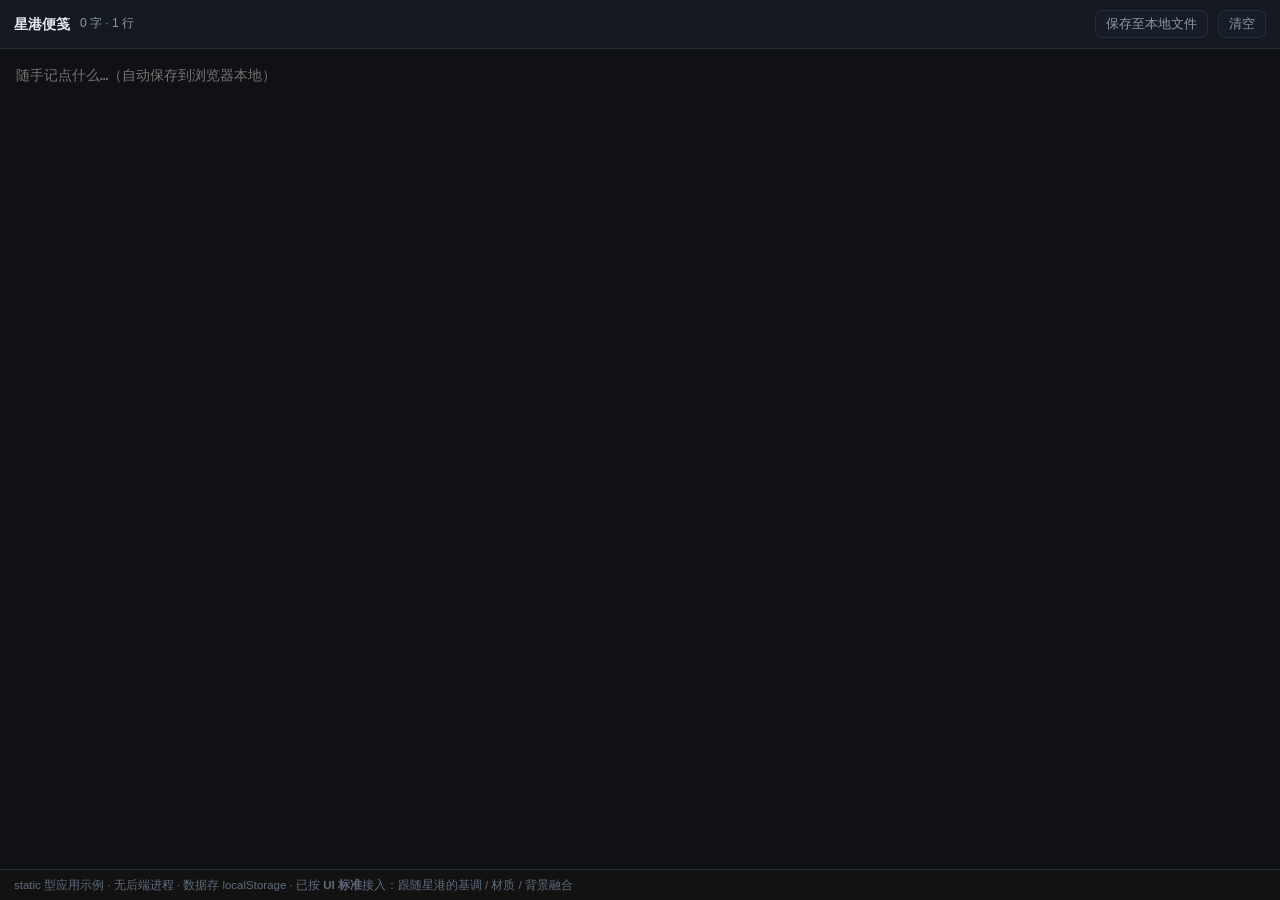
<file: apps/notepad/index.html>
<!DOCTYPE html>
<html lang="zh-CN" data-theme="dark" data-sp-blend="0">
<head>
<meta charset="utf-8">
<title>星港便笺</title>
<style>
  /* ── 设计 token：默认值供"独立运行"时使用，被星港托管时由平台下发覆盖 ──
     这是 docs/UI_STANDARD.md §7 的实践样板。 */
  :root {
    color-scheme: dark;
    --sp-bg: #0e1116;
    --sp-panel: #171d27;
    --sp-border: #262e3b;
    --sp-text: #e6ebf2;
    --sp-text-dim: #8b97a8;
    --sp-text-faint: #5f6b7d;
    --sp-accent: #6ea8fe;
  }
  [data-theme="light"] {
    color-scheme: light;
    --sp-bg: #f4f6fa;
    --sp-panel: #ffffff;
    --sp-border: #dde3ec;
    --sp-text: #17202c;
    --sp-text-dim: #5b6779;
    --sp-text-faint: #8a95a6;
    --sp-accent: #2f6fdb;
  }

  * { box-sizing: border-box; }
  html, body { height: 100%; margin: 0; }
  body {
    display: flex; flex-direction: column;
    background: var(--sp-bg); color: var(--sp-text);
    font: 14px/1.6 "Microsoft YaHei UI", "PingFang SC", sans-serif;
    transition: background var(--dur, .2s);
  }

  /* ── 背景融合（docs/UI_STANDARD.md §2.5）─────────────────────────────
     只让最外层透明，让星港的背景与材质透出来；
     内部工具栏与正文区保留自己的底，形成"卡片浮在背景上"的层次 ——
     这样既好看，又能保证任意背景下的文字可读性。 */
  [data-sp-blend="1"] body { background: transparent; }

  header {
    display: flex; align-items: center; gap: 10px;
    padding: 10px 14px;
    border-bottom: 1px solid var(--sp-border);
    background: var(--sp-panel);
  }
  [data-sp-blend="1"] header {
    /* 融合时改用半透明底：既能透出一点平台背景，又保住工具栏可读性 */
    background: color-mix(in srgb, var(--sp-panel) 78%, transparent);
  }
  header h1 { margin: 0; font-size: 14px; font-weight: 650; }
  .spacer { flex: 1; }
  .stat { font-size: 12px; color: var(--sp-text-dim); }
  button {
    border: 1px solid var(--sp-border);
    background: var(--sp-panel);
    color: var(--sp-text-dim);
    padding: 4px 10px; border-radius: 7px; cursor: pointer;
  }
  button:hover { color: var(--sp-text); border-color: var(--sp-accent); }

  textarea {
    flex: 1; width: 100%; resize: none;
    padding: 14px 16px; border: 0; outline: none;
    background: var(--sp-bg); color: var(--sp-text);
    font: 14px/1.75 "Cascadia Mono", Consolas, monospace;
  }
  /* 融合模式下正文区给一层半透明底 —— 否则文字会直接压在任意背景上，
     遇到亮背景就读不清了（这是标准里强调的"对比度责任"）。 */
  [data-sp-blend="1"] textarea {
    background: color-mix(in srgb, var(--sp-bg) 62%, transparent);
  }

  .tip {
    padding: 6px 14px; font-size: 11.5px;
    color: var(--sp-text-faint); border-top: 1px solid var(--sp-border);
  }

  @media (prefers-reduced-transparency: reduce) {
    /* 系统要求减少透明时，一律退回不透明底 */
    [data-sp-blend="1"] body,
    [data-sp-blend="1"] header,
    [data-sp-blend="1"] textarea { background: var(--sp-bg); }
    [data-sp-blend="1"] header { background: var(--sp-panel); }
  }
</style>
</head>
<body>
<header>
  <h1>星港便笺</h1>
  <span class="stat" id="stat">0 字</span>
  <span class="spacer"></span>
  <button id="save">保存至本地文件</button>
  <button id="clear">清空</button>
</header>
<textarea id="ta" placeholder="随手记点什么…（自动保存到浏览器本地）" spellcheck="false"></textarea>
<div class="tip">
  static 型应用示例 · 无后端进程 · 数据存 localStorage ·
  已按 <b>UI 标准</b>接入：跟随星港的基调 / 材质 / 背景融合
</div>

<script>
  /* ═══ 主题接入（docs/UI_STANDARD.md §1）═══════════════════════════════ */
  const root = document.documentElement;

  function applyTheme(theme, tokens) {
    if (theme) root.dataset.theme = theme;
    if (tokens) {
      for (const [k, v] of Object.entries(tokens)) {
        if (k && v) root.style.setProperty(k, v);
      }
    }
  }

  /* 背景融合：只切最外层与"需要透出的那一层"，内部卡片不跟着透明 */
  function applyBlend(on) {
    root.dataset.spBlend = on ? '1' : '0';
  }

  /* ① 首屏：必须从 URL 参数读，否则会先画出自己的底再变透明，肉眼能看到闪一下 */
  const qs = new URLSearchParams(location.search);
  applyTheme(qs.get('sp-theme') || undefined, undefined);
  applyBlend(qs.get('sp-blend') !== '0');        // 缺省视为开

  /* ② 运行时：接收平台推送的主题/融合变化 */
  window.addEventListener('message', (e) => {
    const d = e.data;
    if (!d || d.type !== 'starport:theme') return;
    applyTheme(d.theme, d.tokens);
    applyBlend(d.blend !== false);
  });

  /* ═══ 便笺本体（与主题无关）══════════════════════════════════════════ */
  const KEY = 'starport.notepad.content';
  const ta = document.getElementById('ta');
  const stat = document.getElementById('stat');
  const count = () => { stat.textContent = `${ta.value.length} 字 · ${ta.value.split(/\n/).length} 行`; };

  ta.value = localStorage.getItem(KEY) || '';
  count();

  let timer;
  ta.addEventListener('input', () => {
    count();
    clearTimeout(timer);
    timer = setTimeout(() => localStorage.setItem(KEY, ta.value), 300);
  });

  document.getElementById('save').onclick = () => {
    const blob = new Blob([ta.value], { type: 'text/plain;charset=utf-8' });
    const a = document.createElement('a');
    a.href = URL.createObjectURL(blob);
    a.download = '便笺.txt';
    a.click();
    URL.revokeObjectURL(a.href);
  };
  document.getElementById('clear').onclick = () => {
    if (confirm('清空内容？')) { ta.value = ''; localStorage.removeItem(KEY); count(); }
  };
</script>
</body>
</html>
</file>
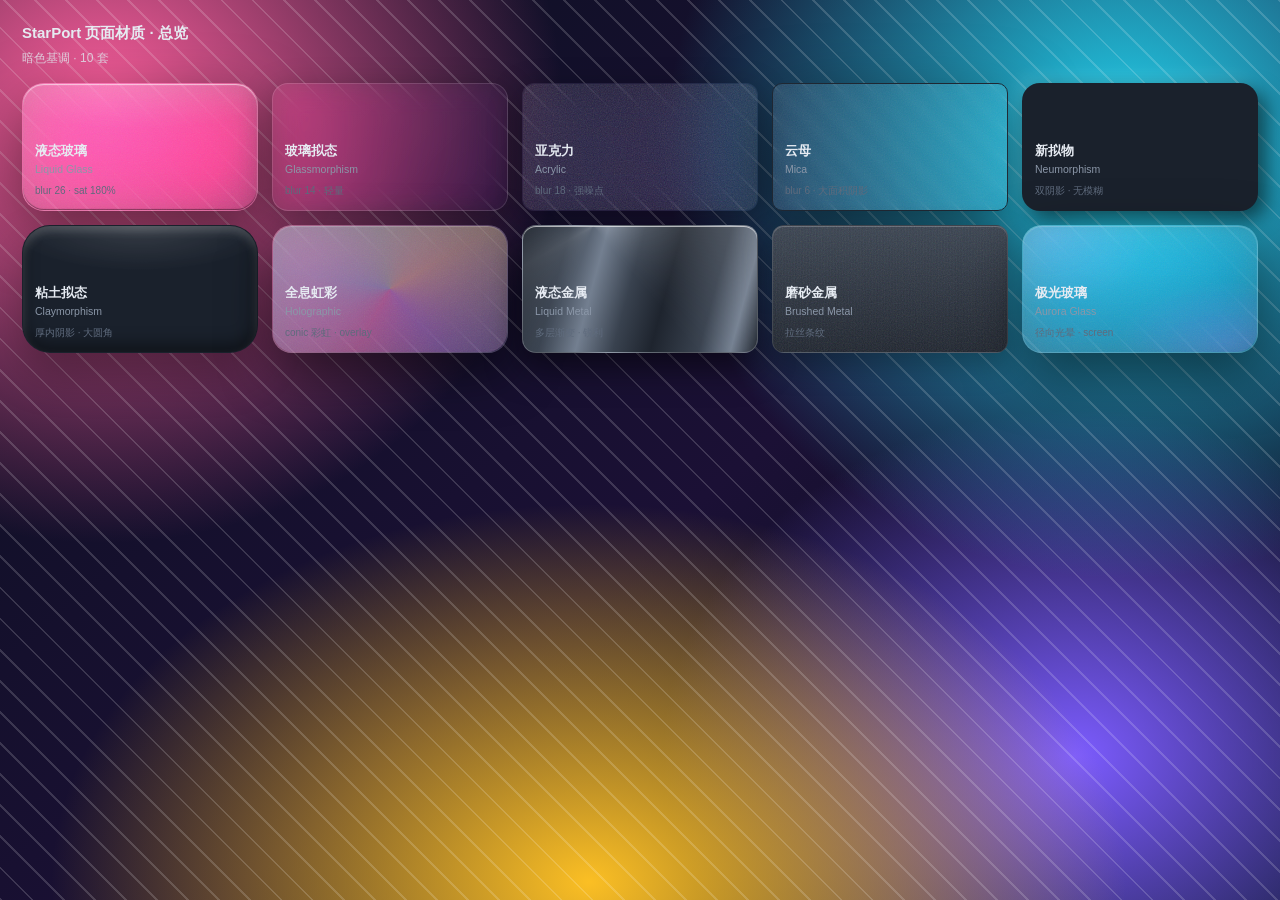
<file: shell/material-preview.html>
<!DOCTYPE html>
<!--
  材质预览页 —— 开发/验收用，不是平台功能的一部分。
  打开方式：http://127.0.0.1:19000/shell/material-preview.html?theme=dark|light
  作用：一屏对比 10 套材质在指定基调下的实际渲染，用于调整 token 参数。
  它直接引用 tokens.css / materials.css，所以展示的就是平台正在用的那套变量。
-->
<html lang="zh-CN" data-theme="dark">
<head>
<meta charset="utf-8">
<title>材质总览</title>
<link rel="stylesheet" href="/shell/tokens.css">
<link rel="stylesheet" href="/shell/materials.css">
<style>
  * { box-sizing: border-box; }
  html, body { margin: 0; height: 100%; }
  body {
    font: 13px/1.5 "Microsoft YaHei UI", sans-serif;
    color: var(--text);
    padding: 22px;
    position: relative;
    overflow: hidden;
  }
  /* 高对比"壁纸"，用来检验毛玻璃是否真的在起作用 */
  .wall {
    position: fixed; inset: 0; z-index: 0;
    background:
      radial-gradient(58% 78% at 8% 12%,  #ff5f9e 0%, transparent 62%),
      radial-gradient(58% 78% at 88% 16%, #22d3ee 0%, transparent 62%),
      radial-gradient(70% 70% at 46% 98%, #fbbf24 0%, transparent 60%),
      radial-gradient(52% 62% at 84% 84%, #7c5cff 0%, transparent 62%),
      linear-gradient(140deg, #0b1020, #1b1035 55%, #06121f);
  }
  .wall::after {
    content: "";
    position: absolute; inset: 0;
    background-image: repeating-linear-gradient(
      45deg, rgba(255,255,255,.16) 0 2px, transparent 2px 22px);
  }
  .wrap { position: relative; z-index: 1; }
  h1 { font-size: 15px; margin: 0 0 4px; }
  .sub { font-size: 12px; opacity: .82; margin-bottom: 16px; }
  .grid {
    display: grid;
    grid-template-columns: repeat(5, 1fr);
    gap: 14px;
  }
  .cell { min-width: 0; }
  .surface {
    height: 128px;
    padding: 12px;
    display: flex; flex-direction: column; justify-content: flex-end;
  }
  .nm { font-weight: 700; font-size: 13px; color: var(--text); }
  .en { font-size: 10.5px; color: var(--text-dim); margin-top: 1px; }
  .tag { font-size: 10px; color: var(--text-faint); margin-top: 5px; }
</style>
</head>
<body>
<div class="wall"></div>
<div class="wrap">
  <h1>StarPort 页面材质 · 总览</h1>
  <div class="sub" id="sub">暗色基调 · 10 套</div>
  <div class="grid" id="grid"></div>
</div>

<script>
const MATERIALS = [
  ['liquid-glass', '液态玻璃', 'Liquid Glass', 'blur 26 · sat 180%'],
  ['glassmorphism', '玻璃拟态', 'Glassmorphism', 'blur 14 · 轻量'],
  ['acrylic', '亚克力', 'Acrylic', 'blur 18 · 强噪点'],
  ['mica', '云母', 'Mica', 'blur 6 · 大面积阴影'],
  ['neumorphism', '新拟物', 'Neumorphism', '双阴影 · 无模糊'],
  ['claymorphism', '粘土拟态', 'Claymorphism', '厚内阴影 · 大圆角'],
  ['holographic', '全息虹彩', 'Holographic', 'conic 彩虹 · overlay'],
  ['liquid-metal', '液态金属', 'Liquid Metal', '多层渐变 · 锐利'],
  ['brushed-metal', '磨砂金属', 'Brushed Metal', '拉丝条纹'],
  ['aurora-glass', '极光玻璃', 'Aurora Glass', '径向光晕 · screen'],
];

const qs = new URLSearchParams(location.search);
const theme = qs.get('theme') || 'dark';
document.documentElement.dataset.theme = theme;
document.getElementById('sub').textContent =
  (theme === 'dark' ? '暗色基调' : '亮色基调') + ' · 10 套';

const grid = document.getElementById('grid');
MATERIALS.forEach(([id, name, en, tag]) => {
  const cell = document.createElement('div');
  cell.className = 'cell';
  cell.dataset.material = id;                 // 变量从这里继承给 .surface
  cell.innerHTML =
    '<div class="surface surface--blur">' +
      '<div class="nm">' + name + '</div>' +
      '<div class="en">' + en + '</div>' +
      '<div class="tag">' + tag + '</div>' +
    '</div>';
  grid.appendChild(cell);
});
</script>
</body>
</html>
</file>
<file: shell/tokens.css>
/* ============================================================================
   StarPort 设计 token
   ----------------------------------------------------------------------------
   规则：容器只消费变量，不写死数值。切换主题 / 材质只改变量。
   分三层：
     1) 布局与字体     —— 与主题无关，恒定
     2) 基调（亮/暗）  —— 基础色板 + "材质输入变量"
     3) 材质            —— 见 materials.css，只引用本文件的输入变量
   这样 10 套材质 × 2 套基调 = 20 种组合只需维护「10 + 2」份定义，而不是 20 份。
   ============================================================================ */

/* ---------------------------------------------------------------------------
   1. 布局与字体（与主题无关）
   --------------------------------------------------------------------------- */
:root {
  --sidebar-w: 268px;
  --topbar-h: 52px;

  --radius-xs: 6px;
  --radius-sm: 8px;
  --radius-md: 12px;
  --radius-lg: 18px;

  --font: "Microsoft YaHei UI", "Microsoft YaHei", "PingFang SC",
          -apple-system, "Segoe UI", Roboto, sans-serif;
  --mono: "Cascadia Mono", "Consolas", "JetBrains Mono", monospace;

  --dur-fast: .14s;
  --dur: .22s;
  --ease: cubic-bezier(.4, 0, .2, 1);

  /* 噪点纹理：内联 SVG feTurbulence，零依赖、离线可用 */
  --noise-img: url("data:image/svg+xml,%3Csvg xmlns='http://www.w3.org/2000/svg' width='140' height='140'%3E%3Cfilter id='n'%3E%3CfeTurbulence type='fractalNoise' baseFrequency='0.85' numOctaves='4' stitchTiles='stitch'/%3E%3C/filter%3E%3Crect width='140' height='140' filter='url(%23n)'/%3E%3C/svg%3E");
  /* 拉丝纹理：单向细密条纹 */
  --brush-img: repeating-linear-gradient(
    90deg,
    rgba(255,255,255,.045) 0px,
    rgba(255,255,255,.045) 1px,
    transparent 1px,
    transparent 3px);
}

/* ---------------------------------------------------------------------------
   2a. 暗色基调（默认）
   --------------------------------------------------------------------------- */
:root,
[data-theme="dark"] {
  color-scheme: dark;

  /* --- 基础色板 --- */
  --bg: #0e1116;
  --bg-2: #131820;
  --panel: #171d27;
  --panel-2: #1d2430;
  --border: #262e3b;
  --border-soft: #1f2732;
  --text: #e6ebf2;
  --text-dim: #8b97a8;
  --text-faint: #5f6b7d;
  --accent: #6ea8fe;
  --accent-soft: rgba(110, 168, 254, .14);
  --ok: #4ec9a0;
  --warn: #e3b341;
  --danger: #f2777a;

  /* --- 材质输入变量（材质层只引用这些，不直接写颜色） --- */
  --tint-1: rgba(255, 255, 255, .20);      /* 玻璃渐变·顶 */
  --tint-2: rgba(255, 255, 255, .05);      /* 玻璃渐变·底 */
  --tint-flat: rgba(255, 255, 255, .065);  /* 平铺色调（亚克力/云母） */

  --spec-hi: rgba(255, 255, 255, .62);     /* 镜面高光 */
  --spec-hi-dim: rgba(255, 255, 255, .22);
  --shade: rgba(0, 0, 0, .42);             /* 暗部 / 内阴影 */
  --line: rgba(255, 255, 255, .14);        /* 描边 */

  --drop-1: rgba(0, 0, 0, .52);            /* 大投影 */
  --drop-2: rgba(0, 0, 0, .32);            /* 小投影 */

  --noise-a: .10;                          /* 噪点层透明度 */
  --glow-1: rgba(110, 168, 254, .38);      /* 极光/光晕主色 */
  --glow-2: rgba(155, 123, 255, .30);      /* 极光/光晕副色 */
  --rainbow-a: .30;                        /* 虹彩强度 */
  --sheen-1: rgba(255, 255, 255, .07);     /* 金属亮面 */
  --sheen-2: rgba(255, 255, 255, .02);     /* 金属次亮面 */

  --solid: #171d27;                        /* 降级为不透明时的实底色 */
  --neu-base: #1a212c;                     /* 新拟物底色 */
  --neu-hi: rgba(255, 255, 255, .075);     /* 新拟物·亮侧 */
  --neu-lo: rgba(0, 0, 0, .58);            /* 新拟物·暗侧 */

  --metal-1: #39424f;                      /* 液态金属·亮 */
  --metal-2: #737f90;                      /* 液态金属·次亮 */
  --metal-3: #1e242e;                      /* 液态金属·暗 */

  /* 背景层（第 0 层）默认底色。
     暗色下刻意留下几处可见的光斑 —— 玻璃材质的通透感全靠"背后有东西可透"，
     背景若是一片死黑，再好的玻璃也只会看起来像一块深色卡片。 */
  --stage-bg:
    radial-gradient(1100px 780px at 14% -8%,  #1d3f74 0%, transparent 62%),
    radial-gradient(920px  720px at 97% 104%, #40286b 0%, transparent 60%),
    radial-gradient(680px  540px at 76%  4%,  #10414f 0%, transparent 58%),
    #080b11;
}

/* ---------------------------------------------------------------------------
   2b. 亮色基调
   --------------------------------------------------------------------------- */
[data-theme="light"] {
  color-scheme: light;

  --bg: #f4f6fa;
  --bg-2: #eaeef5;
  --panel: #ffffff;
  --panel-2: #f2f5fa;
  --border: #dde3ec;
  --border-soft: #e7ecf3;
  --text: #17202c;
  --text-dim: #5b6779;
  --text-faint: #8a95a6;
  --accent: #2f6fdb;
  --accent-soft: rgba(47, 111, 219, .10);
  --ok: #1f9d6f;
  --warn: #b8860b;
  --danger: #d1495b;

  /* 亮色下"高光"不再是白色叠加 —— 白上叠白看不见。
     改为：底色用白色系，靠「深色内阴影 + 可见的细边线」表达明暗转折
     （这也正是 Windows 11 亮色 Mica / Fluent 的实际做法）。 */
  --tint-1: rgba(255, 255, 255, .78);
  --tint-2: rgba(255, 255, 255, .52);
  --tint-flat: rgba(255, 255, 255, .62);

  --spec-hi: rgba(255, 255, 255, 1);
  --spec-hi-dim: rgba(255, 255, 255, .85);
  /* 亮色下的暗部必须够重，否则新拟物 / 粘土完全立不起来 */
  --shade: rgba(84, 104, 136, .34);
  /* 白边在浅底上等于隐形，改用可见的冷灰细线 */
  --line: rgba(124, 142, 170, .38);

  --drop-1: rgba(88, 108, 140, .22);
  --drop-2: rgba(88, 108, 140, .14);

  /* 亮底上噪点要更实才看得出来 */
  --noise-a: .085;
  --glow-1: rgba(90, 150, 240, .22);
  --glow-2: rgba(146, 122, 232, .18);
  --rainbow-a: .20;
  --sheen-1: rgba(255, 255, 255, .55);
  --sheen-2: rgba(140, 158, 184, .10);

  --solid: #ffffff;
  --neu-base: #eaeef5;
  --neu-hi: rgba(255, 255, 255, 1);
  --neu-lo: rgba(132, 150, 180, .78);      /* 暗侧要够重才有浮雕 */
  /* 金属色阶拉开对比，否则亮色下是一片白 */
  --metal-1: #d8dfea;
  --metal-2: #ffffff;
  --metal-3: #9aa8bd;

  /* 亮色背景同理：色度要够，玻璃才有东西可透 */
  --stage-bg:
    radial-gradient(1100px 780px at 12% -8%,  #b9d4ff 0%, transparent 62%),
    radial-gradient(920px  720px at 98% 104%, #d9c9ff 0%, transparent 60%),
    radial-gradient(680px  540px at 78%  4%,  #bfeaf5 0%, transparent 58%),
    #eef1f7;
}

/* ---------------------------------------------------------------------------
   3. 降级：系统要求减少透明 / 降低动效
   --------------------------------------------------------------------------- */
@media (prefers-reduced-transparency: reduce) {
  :root,
  [data-theme="dark"],
  [data-theme="light"] {
    /* 材质层全部退回不透明纯色，模糊与透明一律关闭 */
    --tint-1: var(--solid);
    --tint-2: var(--solid);
    --tint-flat: var(--solid);
    --noise-a: 0;
    --rainbow-a: 0;
    --sheen-1: transparent;
    --sheen-2: transparent;
    --glow-1: transparent;
    --glow-2: transparent;
    --drop-1: rgba(0, 0, 0, .18);
    --drop-2: rgba(0, 0, 0, .10);
  }
}
</file>
<file: shell/materials.css>
/* ============================================================================
   StarPort 材质层（第 1 层）
   ----------------------------------------------------------------------------
   设计原则：
     · 容器（.surface）只有一份实现，只消费 --mat-* 变量；
     · 每套材质只定义变量，不写选择器逻辑 —— 加第 11 套材质只需加一段变量；
     · 所有视觉效果靠 CSS 渐变 / 阴影 / 混合模式伪造，
       无 WebGL / Canvas / Shader / 系统透明窗口 API；
     · 材质不感知背景内容，换背景图/视频时材质层零改动。
   ============================================================================ */

/* ---------------------------------------------------------------------------
   默认材质（未指定 data-material 时的兜底，等价于轻玻璃）
   --------------------------------------------------------------------------- */
:root {
  --mat-bg: linear-gradient(135deg, var(--tint-1), var(--tint-2));
  --mat-bg-blend: normal;
  --mat-blur: 18px;
  --mat-saturate: 150%;
  --mat-border: 1px solid var(--line);
  --mat-shadow: inset 0 1px 1px var(--spec-hi-dim), 0 14px 44px var(--drop-1);
  --mat-radius: var(--radius-md);
  --mat-before-bg: none;
  --mat-before-blend: normal;
  --mat-before-opacity: 0;
  --mat-after-bg: var(--noise-img);
  --mat-after-opacity: var(--noise-a);
}

/* ============================================================================
   容器：唯一的一份实现
   ============================================================================ */
.surface {
  position: relative;
  isolation: isolate;               /* 把 mix-blend-mode 关在容器内部，不外溢 */
  background: var(--mat-bg);
  background-blend-mode: var(--mat-bg-blend, normal);
  border: var(--mat-border);
  border-radius: var(--mat-radius);
  box-shadow: var(--mat-shadow);
}

/* 模糊单独拆出来：只有大容器（侧栏/顶栏/弹窗）才加，
   守住"同时存在的 backdrop-filter 元素 ≤ 3"这条性能红线。
   小卡片用材质渐变即可，模糊代价高且看不出来。 */
.surface--blur {
  backdrop-filter: blur(var(--mat-blur)) saturate(var(--mat-saturate));
  -webkit-backdrop-filter: blur(var(--mat-blur)) saturate(var(--mat-saturate));
}

/* 材质装饰层：高光 / 噪点 / 虹彩 / 条纹
   z-index:-1 让它们落在容器背景之上、真实内容之下 ——
   这保证文字永远不被材质透明度污染（规格的硬要求）。 */
.surface::before,
.surface::after {
  content: "";
  position: absolute;
  inset: 0;
  border-radius: inherit;
  pointer-events: none;
  z-index: -1;
}

.surface::before {
  background: var(--mat-before-bg, none);
  mix-blend-mode: var(--mat-before-blend, normal);
  opacity: var(--mat-before-opacity, 0);
}

.surface::after {
  background: var(--mat-after-bg, none);
  opacity: var(--mat-after-opacity, 0);
}

/* ============================================================================
   10 套材质
   ============================================================================ */

/* --- 1. 液态玻璃 Liquid Glass ---------------------------------------------- */
[data-material="liquid-glass"] {
  --mat-bg: linear-gradient(135deg, var(--tint-1), var(--tint-2));
  --mat-blur: 26px;
  --mat-saturate: 180%;
  --mat-border: 1px solid var(--line);
  --mat-radius: 22px;
  --mat-shadow:
    inset 0 1px 1px var(--spec-hi),
    inset 0 -1px 1px var(--shade),
    0 20px 60px var(--drop-1);
  --mat-before-bg: radial-gradient(120% 90% at 50% -20%,
                   var(--spec-hi-dim), transparent 62%);
  --mat-before-blend: screen;
  --mat-before-opacity: .85;
  --mat-after-bg: var(--noise-img);
  --mat-after-opacity: var(--noise-a);
}

/* --- 2. 玻璃拟态 Glassmorphism（轻量版） ----------------------------------- */
[data-material="glassmorphism"] {
  --mat-bg: linear-gradient(135deg, var(--tint-2), transparent);
  --mat-blur: 14px;
  --mat-saturate: 140%;
  --mat-border: 1px solid var(--line);
  --mat-radius: 16px;
  --mat-shadow: 0 8px 32px var(--drop-2);
  --mat-before-bg: none;
  --mat-before-opacity: 0;
  --mat-after-bg: none;
  --mat-after-opacity: 0;
}

/* --- 3. 亚克力 Acrylic ----------------------------------------------------- */
[data-material="acrylic"] {
  --mat-bg: var(--tint-flat);
  --mat-blur: 18px;
  --mat-saturate: 130%;
  --mat-border: 1px solid transparent;      /* 边框几乎不可见 */
  --mat-radius: 12px;
  --mat-shadow: 0 10px 34px var(--drop-2);
  --mat-before-bg: none;
  --mat-before-opacity: 0;
  --mat-after-bg: var(--noise-img);
  --mat-after-opacity: calc(var(--noise-a) * 1.8);   /* 噪点更明显，整体更"哑" */
}

/* --- 4. 云母 Mica ---------------------------------------------------------- */
[data-material="mica"] {
  --mat-bg: var(--tint-flat);
  --mat-blur: 6px;                          /* 几乎不模糊 */
  --mat-saturate: 110%;
  --mat-border: 1px solid var(--border-soft);
  --mat-radius: 10px;
  --mat-shadow: 0 24px 70px var(--drop-1);  /* 大面积柔和阴影 */
  --mat-before-bg: none;
  --mat-before-opacity: 0;
  --mat-after-bg: var(--noise-img);
  --mat-after-opacity: var(--noise-a);
}

/* --- 5. 新拟物 Neumorphism ------------------------------------------------- */
[data-material="neumorphism"] {
  --mat-bg: var(--neu-base);
  --mat-blur: 0px;
  --mat-saturate: 100%;
  --mat-border: 1px solid transparent;
  --mat-radius: 18px;
  /* 一对方向相反的双阴影塑造浮雕感，无模糊、无边框。
     注意：新拟物只有在「背景与卡片同色系」时才最出效果（这是材质本身的性质）；
     放在高对比彩色壁纸上会显得偏平 —— 详见 docs/UI_STANDARD.md 的适配建议。 */
  --mat-shadow:
    -8px -8px 18px var(--neu-hi),
     8px  8px 20px var(--neu-lo);
  --mat-before-bg: none;
  --mat-before-opacity: 0;
  --mat-after-bg: none;
  --mat-after-opacity: 0;
}

/* --- 6. 粘土拟态 Claymorphism ---------------------------------------------- */
[data-material="claymorphism"] {
  --mat-bg: var(--neu-base);
  --mat-blur: 0px;
  --mat-saturate: 100%;
  --mat-border: 1px solid transparent;
  --mat-radius: 28px;                        /* 大圆角 */
  --mat-shadow:
    inset 0 -8px 16px var(--shade),          /* 厚实内阴影 */
    inset 0  5px 10px var(--spec-hi-dim),    /* 顶部内高光 */
    0 20px 44px var(--drop-2);               /* 外侧柔和大阴影 */
  --mat-before-bg: radial-gradient(80% 50% at 50% 0%,
                   var(--spec-hi-dim), transparent 70%);
  --mat-before-blend: screen;
  --mat-before-opacity: .55;
  --mat-after-bg: none;
  --mat-after-opacity: 0;
}

/* --- 7. 全息虹彩 Holographic ----------------------------------------------- */
[data-material="holographic"] {
  --mat-bg: linear-gradient(135deg, var(--tint-1), var(--tint-2));
  --mat-blur: 20px;
  --mat-saturate: 170%;
  --mat-border: 1px solid var(--line);
  --mat-radius: 20px;
  --mat-shadow:
    inset 0 1px 1px var(--spec-hi-dim),
    0 18px 50px var(--drop-1);
  /* 彩虹靠 conic-gradient 伪造镭射膜，强度由 --rainbow-a 统一控制 */
  --mat-before-bg: conic-gradient(from 210deg at 50% 50%,
    rgba(255, 120, 200, var(--rainbow-a))   0deg,
    rgba(120, 220, 255, var(--rainbow-a))  70deg,
    rgba(150, 255, 190, var(--rainbow-a)) 140deg,
    rgba(255, 235, 140, var(--rainbow-a)) 210deg,
    rgba(200, 140, 255, var(--rainbow-a)) 290deg,
    rgba(255, 120, 200, var(--rainbow-a)) 360deg);
  --mat-before-blend: overlay;
  --mat-before-opacity: 1;
  --mat-after-bg: var(--noise-img);
  --mat-after-opacity: var(--noise-a);
}

/* --- 8. 液态金属 Liquid Metal ---------------------------------------------- */
[data-material="liquid-metal"] {
  /* 多层线性渐变模拟金属反射条纹，边界锐利、不用模糊 */
  --mat-bg: linear-gradient(105deg,
    var(--metal-3)  0%,
    var(--metal-1) 18%,
    var(--metal-2) 32%,
    var(--metal-1) 46%,
    var(--metal-3) 60%,
    var(--metal-1) 78%,
    var(--metal-2) 90%,
    var(--metal-3) 100%);
  --mat-blur: 0px;
  --mat-saturate: 120%;
  --mat-border: 1px solid var(--spec-hi-dim);
  --mat-radius: 14px;
  --mat-shadow:
    inset 0 1px 0 var(--spec-hi),
    0 14px 34px var(--drop-1);
  --mat-before-bg: conic-gradient(from 200deg at 30% 0%,
    transparent 0deg, var(--spec-hi-dim) 40deg, transparent 90deg,
    transparent 200deg, var(--spec-hi-dim) 250deg, transparent 300deg);
  --mat-before-blend: screen;
  --mat-before-opacity: .5;
  --mat-after-bg: none;
  --mat-after-opacity: 0;
}

/* --- 9. 磨砂金属 Brushed Metal --------------------------------------------- */
[data-material="brushed-metal"] {
  /* 单向细密条纹 + 中性灰金属渐变 */
  --mat-bg: linear-gradient(180deg, var(--metal-1), var(--metal-3));
  --mat-bg-blend: normal;
  --mat-blur: 0px;
  --mat-saturate: 100%;
  --mat-border: 1px solid var(--line);
  --mat-radius: 12px;
  --mat-shadow:
    inset 0 1px 0 var(--spec-hi-dim),
    0 12px 30px var(--drop-2);
  --mat-before-bg: var(--brush-img);         /* 拉丝条纹 */
  --mat-before-blend: overlay;
  --mat-before-opacity: .9;
  --mat-after-bg: var(--noise-img);
  --mat-after-opacity: calc(var(--noise-a) * 1.4);
}

/* --- 10. 极光玻璃 Aurora Glass --------------------------------------------- */
[data-material="aurora-glass"] {
  --mat-bg: linear-gradient(135deg, var(--tint-1), var(--tint-2));
  --mat-blur: 22px;
  --mat-saturate: 160%;
  --mat-border: 1px solid var(--line);
  --mat-radius: 20px;
  --mat-shadow:
    inset 0 1px 1px var(--spec-hi-dim),
    0 20px 56px var(--drop-1);
  /* 极光光晕：径向渐变伪造，不读背景内容 */
  --mat-before-bg:
    radial-gradient(70% 90% at 12%  8%, var(--glow-1), transparent 62%),
    radial-gradient(80% 80% at 88% 92%, var(--glow-2), transparent 60%);
  --mat-before-blend: screen;
  --mat-before-opacity: .9;
  --mat-after-bg: var(--noise-img);
  --mat-after-opacity: var(--noise-a);
}

/* ============================================================================
   极轻微的呼吸感（仅液体系，9s 一个来回，只动 opacity）
   刻意不做鼠标跟随、不做流动动画。
   ============================================================================ */
@media (prefers-reduced-motion: no-preference) {
  @keyframes sp-breathe {
    0%, 100% { opacity: var(--mat-before-opacity, 0); }
    50%      { opacity: calc(var(--mat-before-opacity, 0) * .72); }
  }
  [data-material="liquid-glass"] .surface::before,
  [data-material="aurora-glass"] .surface--blur::before {
    animation: sp-breathe 9s ease-in-out infinite;
  }
}

/* ============================================================================
   可访问性降级
   ============================================================================ */
/* 系统要求减少透明 → 全部退回不透明纯色，并关掉模糊 */
@media (prefers-reduced-transparency: reduce) {
  .surface {
    background: var(--solid);
    backdrop-filter: none;
    -webkit-backdrop-filter: none;
    border-color: var(--border);
  }
  .surface::before,
  .surface::after {
    display: none;
  }
}

/* 用户主动要求关闭材质装饰（可手动挂 data-flat="1"） */
[data-flat="1"] .surface {
  background: var(--solid);
  backdrop-filter: none;
  -webkit-backdrop-filter: none;
}
[data-flat="1"] .surface::before,
[data-flat="1"] .surface::after {
  display: none;
}
</file>
